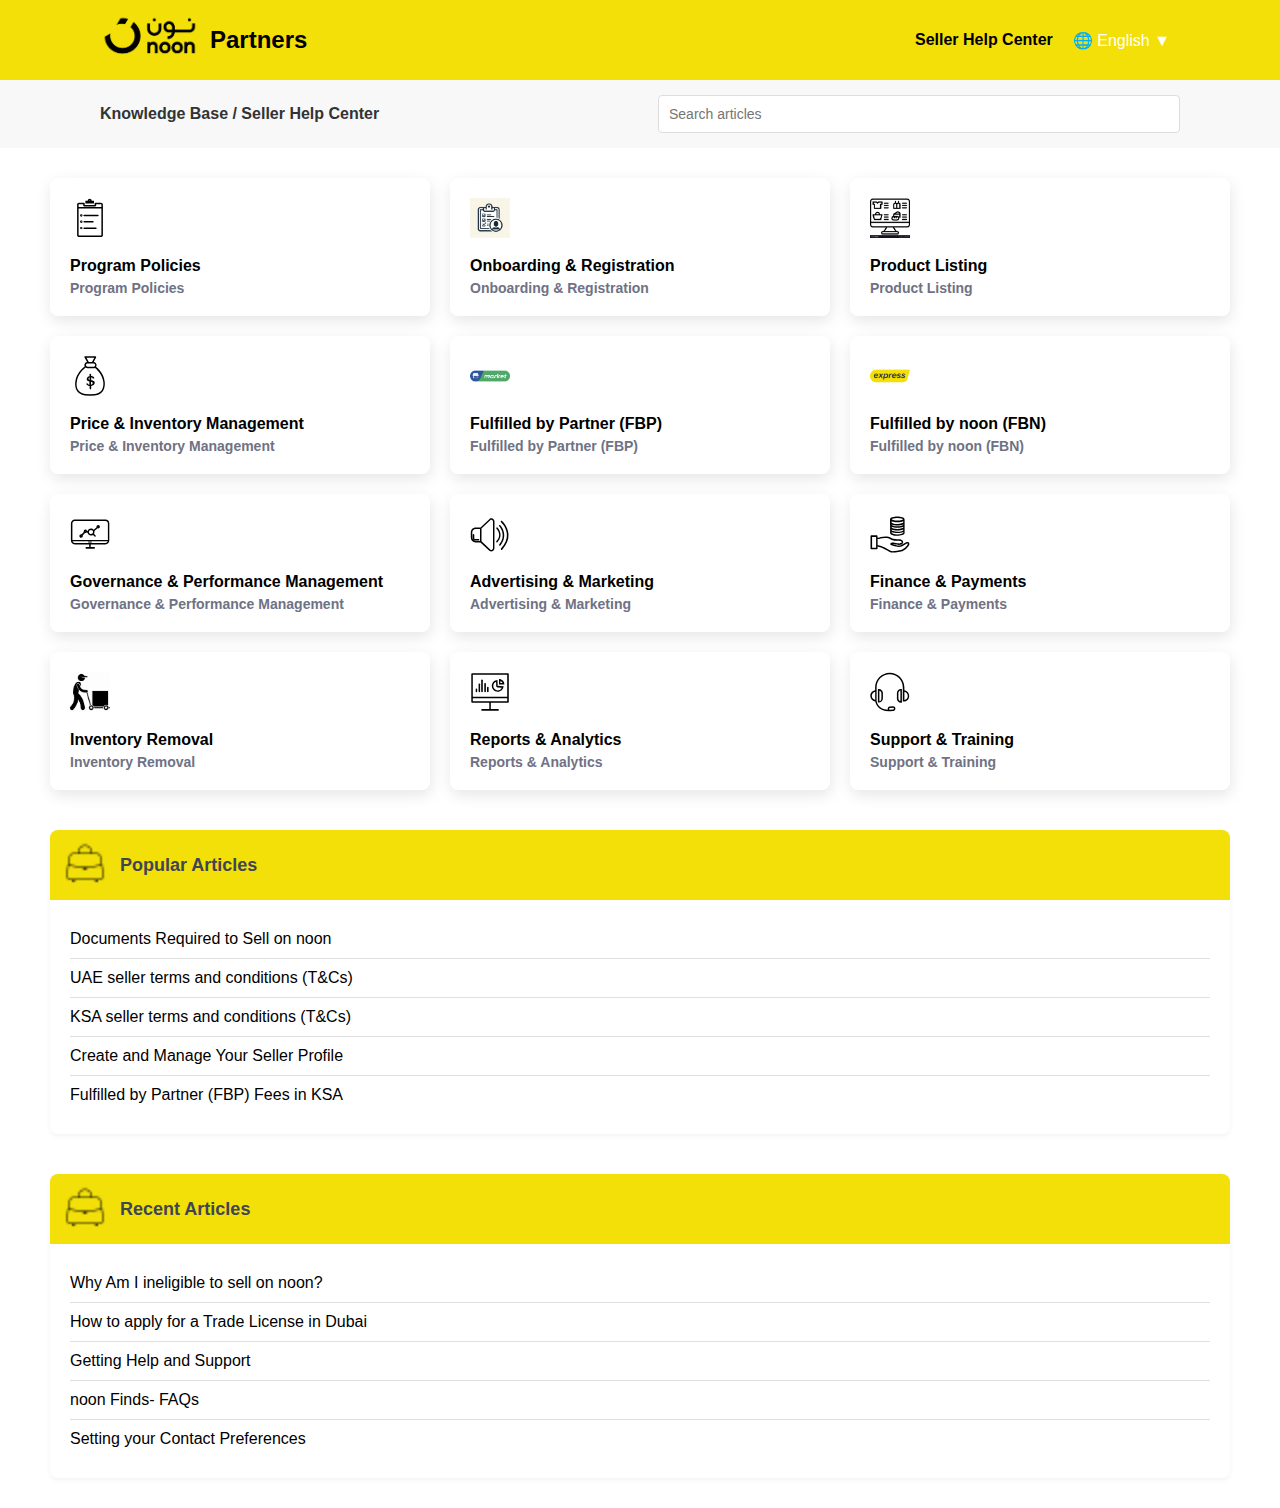
<file: index.html>
<!DOCTYPE html>
<html lang="en">
<head>
    <meta charset="UTF-8">
    <meta name="viewport" content="width=device-width, initial-scale=1.0">
    <title>Seller Help Center</title>
    <link rel="stylesheet" href="index.css">
</head>
<body>
    <header>
        <div class="logo-container">
            <img src="assets/noon-logo.png" alt="Noon Logo" class="logo-img" />
            <span class="logo-text">Partners</span>
        </div>
        <div class="right-header">
            <span class="right-text">Seller Help Center</span>
            <div class="language-selector">🌐 English ▼</div>
        </div>
    </header>
    <div class="breadcrumb-container">
        <div class="breadcrumb">
            Knowledge Base / Seller Help Center
        </div>
        <input type="text" class="search-bar" placeholder="Search articles">
    </div>
    <main>
        <div class="grid">
            <div class="card">
                <img src="assets/PP.svg" alt="Program Policies" class="card-icon">
                <div class="card-content">
                    <a href="program-policies.html"><h3>Program Policies</h3></a>
                    <p>Program Policies</p>
                </div>
            </div>
            <div class="card">
                <img src="assets/Onboarding & Registration.jpg" alt="Onboarding & Registration" class="card-icon">
                <div class="card-content">
                    <a href="onboarding-registration.html"><h3>Onboarding & Registration</h3></a>
                    <p>Onboarding & Registration</p>
                </div>
            </div>
            <div class="card">
                <img src="assets/Product listing.jpg" alt="Product Listing" class="card-icon">
                <div class="card-content">
                    <a href="product-listing.html"><h3>Product Listing</h3></a>
                    <p>Product Listing</p>
                </div>
            </div>
            <div class="card">
                <img src="assets/PriceIM.svg" alt="Price & Inventory Management" class="card-icon">
                <div class="card-content">
                    <a href=" price_inventory.html"><h3>Price & Inventory Management</h3></a>
                    <p>Price & Inventory Management</p>
                </div>
            </div>
            <div class="card">
                <img src="assets/FBP.png" alt="Fulfilled by Partner (FBP)" class="card-icon">
                <div class="card-content">
                    <a href="fulfilled-by-partner.html"><h3>Fulfilled by Partner (FBP)</h3></a>
                    <p>Fulfilled by Partner (FBP)</p>
                </div>
            </div>
            <div class="card">
                <img src="assets/FBN.png" alt="Fulfilled by noon (FBN)" class="card-icon">
                <div class="card-content">
                    <a href="fulfilled-by-noon.html"><h3>Fulfilled by noon (FBN)</h3></a>
                    <p>Fulfilled by noon (FBN)</p>
                </div>
            </div>
            <div class="card">
                <img src="assets/GPM.svg" alt="Governance & Performance Management" class="card-icon">
                <div class="card-content">
                    <a href="governance-performance-management.html"><h3>Governance & Performance Management</h3></a>
                    <p>Governance & Performance Management</p>
                </div>
            </div>
            <div class="card">
                <img src="assets/ADVM.svg" alt="Advertising & Marketing" class="card-icon">
                <div class="card-content">
                    <a href="advertising-marketing.html"><h3>Advertising & Marketing</h3></a>
                    <p>Advertising & Marketing</p>
                </div>
            </div>
            <div class="card">
                <img src="assets/FPS.svg" alt="Finance & Payments" class="card-icon">
                <div class="card-content">
                    <a href="finance-payments.html"><h3>Finance & Payments</h3></a>
                    <p>Finance & Payments</p>
                </div>
            </div>
            <div class="card">
                <img src="assets/IR.png" alt="Inventory Removal" class="card-icon">
                <div class="card-content">
                    <a href="inventory-removal.html"><h3>Inventory Removal</h3></a>
                    <p>Inventory Removal</p>
                </div>
            </div>
            <div class="card">
                <img src="assets/RAS.svg" alt="Reports & Analytics" class="card-icon">
                <div class="card-content">
                    <a href="reports-analytics.html"><h3>Reports & Analytics</h3></a>
                    <p>Reports & Analytics</p>
                </div>
            </div>
            <div class="card">
                <img src="assets/STG.svg" alt="Support & Training" class="card-icon">
                <div class="card-content">
                    <a href="support-training.html"><h3>Support & Training</h3></a>
                    <p>Support & Training</p>
                </div>
            </div>
        </div>
        

        <section class="articles-section">
            <h2 class="articles-header">
                <img src="assets/icon1.png" alt="Popular Articles Icon" class="articles-icon">
                Popular Articles
            </h2>
            <ul class="articles-list">
                <li><a href="#">Documents Required to Sell on noon</a></li>
                <li><a href="#">UAE seller terms and conditions (T&Cs)</a></li>
                <li><a href="#">KSA seller terms and conditions (T&Cs)</a></li>
                <li><a href="#">Create and Manage Your Seller Profile</a></li>
                <li><a href="#">Fulfilled by Partner (FBP) Fees in KSA</a></li>
            </ul>
        </section>

        <section class="articles-section">
            <h2 class="articles-header">
                <img src="assets/icon1.png" alt="Popular Articles Icon" class="articles-icon">
                Recent Articles
            </h2>
            <ul class="articles-list">
                <li><a href="#">Why Am I ineligible to sell on noon?</a></li>
                <li><a href="#">How to apply for a Trade License in Dubai</a></li>
                <li><a href="#">Getting Help and Support</a></li>
                <li><a href="#">noon Finds- FAQs</a></li>
                <li><a href="#">Setting your Contact Preferences</a></li>
            </ul>
        </section>
    </main>
</body>
</html>
</file>
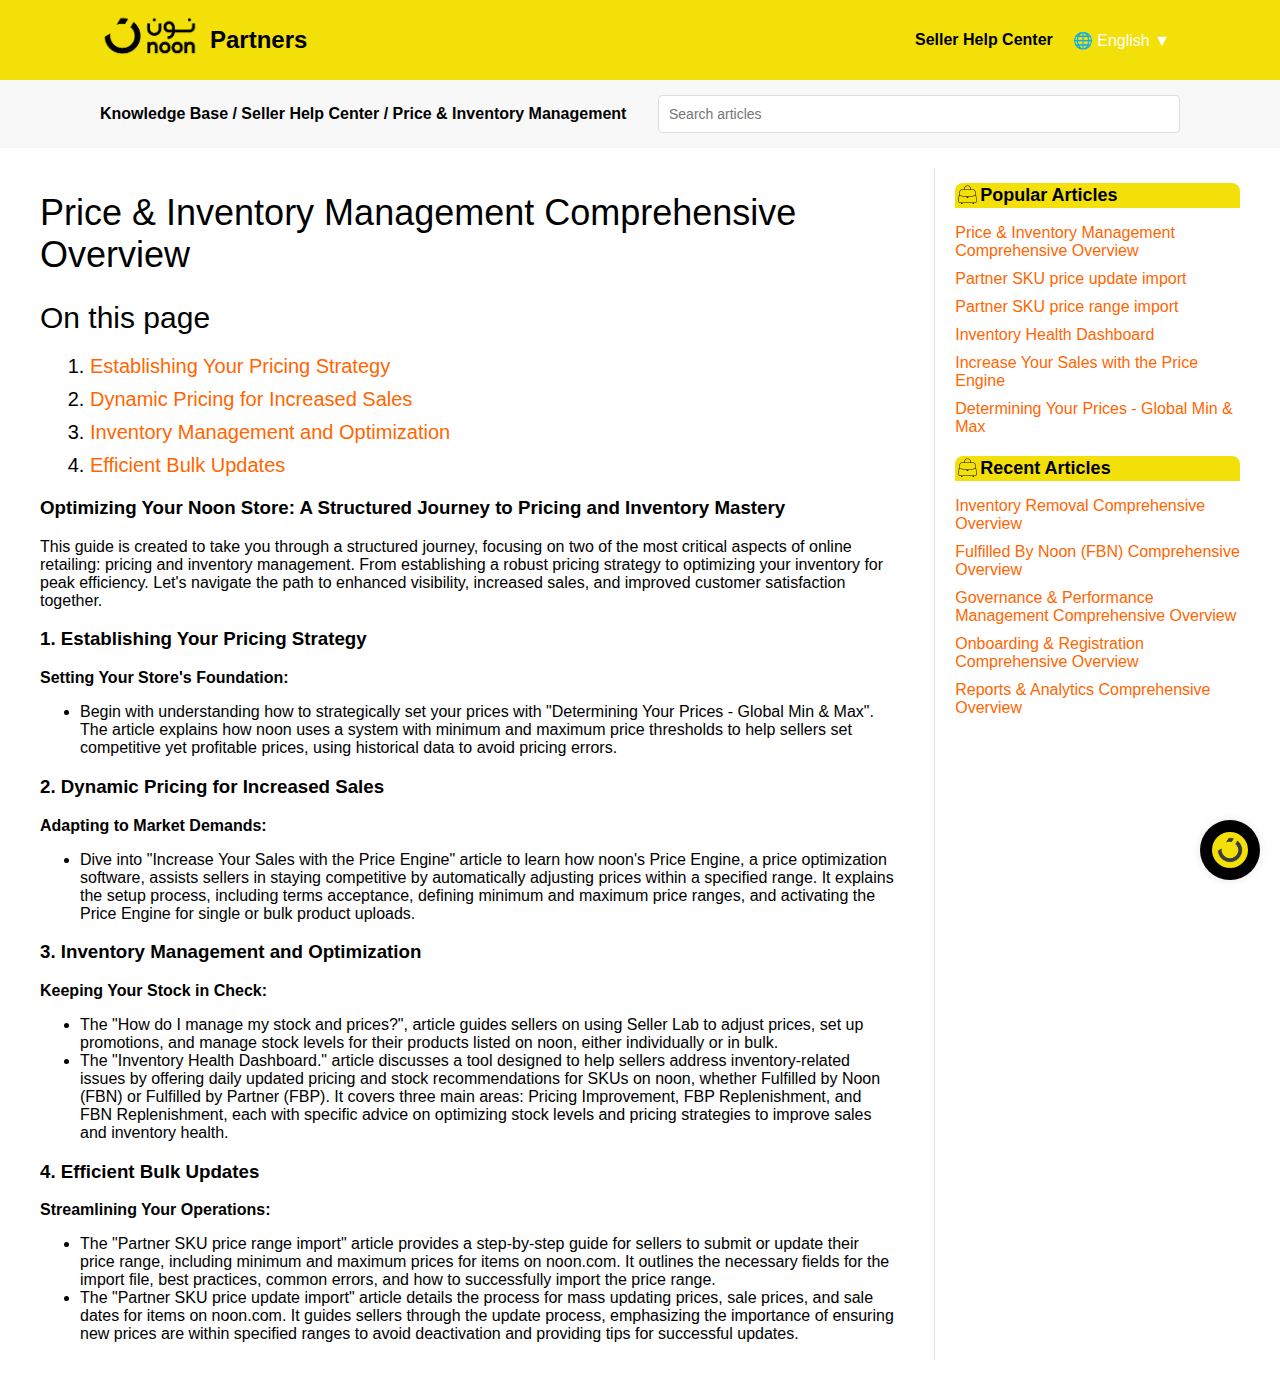
<file: price_inventory.html>
<!DOCTYPE html>
<html lang="en">
<head>
    <meta charset="UTF-8">
    <meta name="viewport" content="width=device-width, initial-scale=1.0">
    <title>Price & Inventory Management</title>
    <link rel="icon" href="assets/logo.png" type="image/x-icon">
    <link rel="stylesheet" href="price.css">
</head>
<body>
    <header>
        <div class="logo-container">
            <img src="assets/noon-logo.png" alt="Noon Logo" class="logo-img" />
            <span class="logo-text">Partners</span>
        </div>
        <div class="right-header">
            <span class="right-text">Seller Help Center</span>
            <div class="language-selector">🌐 English ▼</div>
        </div>
    </header>
    <div class="breadcrumb-container">
        <div class="breadcrumb">
            Knowledge Base / Seller Help Center / Price & Inventory Management
        </div>
        <input type="text" class="search-bar" placeholder="Search articles">
    </div>
    <div class="page-content">
        <div class="main-content">
            <h1>Price & Inventory Management Comprehensive Overview</h1>
            
            <div class="on-this-page">
                <h2>On this page</h2>
                <ol>
                    <li><a href="#establishing-pricing-strategy">Establishing Your Pricing Strategy</a></li>
                    <li><a href="#dynamic-pricing">Dynamic Pricing for Increased Sales</a></li>
                    <li><a href="#inventory-management">Inventory Management and Optimization</a></li>
                    <li><a href="#bulk-updates">Efficient Bulk Updates</a></li>
                </ol>
            </div>

            <h3>Optimizing Your Noon Store: A Structured Journey to Pricing and Inventory Mastery</h3>
            <p>This guide is created to take you through a structured journey, focusing on two of the most critical aspects of online retailing: pricing and inventory management. From establishing a robust pricing strategy to optimizing your inventory for peak efficiency. Let's navigate the path to enhanced visibility, increased sales, and improved customer satisfaction together.</p>

            <h3 id="establishing-pricing-strategy">1. Establishing Your Pricing Strategy</h3>
            <p><strong>Setting Your Store's Foundation:</strong></p>
            <ul>
                <li>Begin with understanding how to strategically set your prices with "Determining Your Prices - Global Min & Max". The article explains how noon uses a system with minimum and maximum price thresholds to help sellers set competitive yet profitable prices, using historical data to avoid pricing errors.</li>
            </ul>

            <h3 id="dynamic-pricing">2. Dynamic Pricing for Increased Sales</h3>
            <p><strong>Adapting to Market Demands:</strong></p>
            <ul>
                <li>Dive into "Increase Your Sales with the Price Engine" article to learn how noon's Price Engine, a price optimization software, assists sellers in staying competitive by automatically adjusting prices within a specified range. It explains the setup process, including terms acceptance, defining minimum and maximum price ranges, and activating the Price Engine for single or bulk product uploads.</li>
            </ul>
            

            <h3 id="inventory-management">3. Inventory Management and Optimization</h3>
            <p><strong>Keeping Your Stock in Check:</strong></p>
            <ul>
                <li>The "How do I manage my stock and prices?", article guides sellers on using Seller Lab to adjust prices, set up promotions, and manage stock levels for their products listed on noon, either individually or in bulk.</li>
                <li>The "Inventory Health Dashboard." article discusses a tool designed to help sellers address inventory-related issues by offering daily updated pricing and stock recommendations for SKUs on noon, whether Fulfilled by Noon (FBN) or Fulfilled by Partner (FBP). It covers three main areas: Pricing Improvement, FBP Replenishment, and FBN Replenishment, each with specific advice on optimizing stock levels and pricing strategies to improve sales and inventory health.</li>
            </ul>
            

            <h3 id="bulk-updates">4. Efficient Bulk Updates</h3>
            <p><strong>Streamlining Your Operations:</strong></p>
            <ul>
                <li>The "Partner SKU price range import" article provides a step-by-step guide for sellers to submit or update their price range, including minimum and maximum prices for items on noon.com. It outlines the necessary fields for the import file, best practices, common errors, and how to successfully import the price range. </li>
                <li>The "Partner SKU price update import" article details the process for mass updating prices, sale prices, and sale dates for items on noon.com. It guides sellers through the update process, emphasizing the importance of ensuring new prices are within specified ranges to avoid deactivation and providing tips for successful updates.</li>
            </ul>
        </div>

        <div class="sidebar">
            <div class="sidebar-section">
                <h2 class="articles-header">
                    <img src="assets/icon1.png" alt="Popular Articles Icon" class="articles-icon">
                    Popular Articles
                </h2>
                <ul>
                    <li><a href="#">Price & Inventory Management Comprehensive Overview</a></li>
                    <li><a href="#">Partner SKU price update import</a></li>
                    <li><a href="#">Partner SKU price range import</a></li>
                    <li><a href="#">Inventory Health Dashboard</a></li>
                    <li><a href="#">Increase Your Sales with the Price Engine</a></li>
                    <li><a href="#">Determining Your Prices - Global Min & Max</a></li>
                </ul>
            </div>

            <div class="related-articles">
                <h2 class="articles-header">
                    <img src="assets/icon1.png" alt="Popular Articles Icon" class="articles-icon">
                    Recent Articles
                </h2>
                <ul>
                    <li><a href="inventory-removal.html">Inventory Removal Comprehensive Overview</a></li>
                    <li><a href="fulfilled-by-noon.html">Fulfilled By Noon (FBN) Comprehensive Overview</a></li>
                    <li><a href="governance-performance-management.html">Governance & Performance Management Comprehensive Overview</a></li>
                    <li><a href="onboarding-registration.html">Onboarding & Registration Comprehensive Overview</a></li>
                    <li><a href="reports-analytics.html">Reports & Analytics Comprehensive Overview</a></li>
                </ul>
            </div>
        </div>
    </div>
    <script src="chat_widget.js"></script>
</body>
</html>
</file>
<file: index.css>
body {
    font-family: -apple-system, BlinkMacSystemFont, 'Segoe UI', Roboto, Oxygen, Ubuntu, Cantarell, 'Open Sans', 'Helvetica Neue', sans-serif;
    margin: 0;
    padding: 0;
    background-color: white;
    color: #404553;
}

header {
    background-color: #F3E008;
    padding: 15px 100px;
    display: flex;
    justify-content: space-between;
    align-items: center;
}

.logo-container {
    display: flex;
    align-items: center;
}

.logo-img {
    width: 100px; /* Adjust the width as needed */
    height: 50px;
    margin-right: 10px; /* Space between image and text */
}

.logo-text {
    font-size: 24px; 
    font-weight: bold;
    color: black;
}

.right-header {
    display: flex;
    align-items: center;
    margin-right: 10px;
    font-size: 16px;
}

.right-text{
    color: black;
    font-weight: bold;
    letter-spacing: 2;
}

.language-selector {
    margin-left: 20px;
    color: white;
    display: flex;
    align-items: center;
}

.breadcrumb-container {
    display: flex;
    justify-content: space-between;
    align-items: center;
    background-color: #F8F8F8; 
    padding: 15px 100px;
}

.breadcrumb {
    font-size: 16px; 
    font-weight: bold;
    color: #333;
}

.search-bar {
    width: 500px;  /* Adjusted width */
    padding: 10px;
    border: 1px solid #ddd;
    border-radius: 4px;
    font-size: 14px;
}

.search-bar:hover {
    box-shadow: 1px 5px 15px rgba(0,0,0,0.1);
}


main {
    padding: 30px 50px;
    max-width: 1200px;
    margin: 0 auto;
}

.grid {
    display: grid;
    grid-template-columns: repeat(3, 1fr);
    gap: 20px;
}

.card {
    background-color: white;
    border-radius: 8px;
    padding: 20px;
    box-shadow: 1px 5px 15px rgba(0,0,0,0.1);
    transition: box-shadow 0.3s ease;
}

.card:hover {
    background-color: #F8F8F8;
    border-bottom: solid #F3E008;
}

.card-icon {
    width: 40px;
    height: 40px;
    margin-bottom: 15px;
}

.card a {
    text-decoration: none;
}

.card a:hover {
    color: red;
}

.card h3, .card a h3 {
    margin: 0;
    font-size: 16px;
    font-weight: bold;
    color: black;
}

.card p {
    margin: 5px 0 0;
    color: #6f7284;
    font-weight: 600;
    font-size: 14px;
}

.articles-section {
    margin-top: 40px;
    background-color: white;
    border-radius: 8px;
    box-shadow: 0 2px 5px rgba(0,0,0,0.05);
    padding: 20px;
}

.articles-header {
    background-color: #F3E008;
    padding: 10px;
    margin: -20px -20px 20px -20px;
    border-radius: 8px 8px 0 0;
    display: flex;
    align-items: center;
    font-size: 18px;
    font-weight: bold;
}

.articles-icon {
    width: 50px;
    height: 50px;
    margin-right: 10px;
}

.articles-list {
    list-style-type: none;
    padding: 0;
    margin: 0;
}

.articles-list li {
    padding: 10px 0;
    border-bottom: 1px solid #e0e0e0;
}

.articles-list li:last-child {
    border-bottom: none;
}

.articles-list a {
    color: black;
    text-decoration: none;
    font-size: 16px;
}

.articles-list a:hover {
    color: red;
}
</file>
<file: price.css>
body {
    font-family: -apple-system, BlinkMacSystemFont, 'Segoe UI', Roboto, Oxygen, Ubuntu, Cantarell, 'Open Sans', 'Helvetica Neue', sans-serif;
    margin: 0;
    padding: 0;
    background-color: white;
}

header {
    background-color: #F3E008;
    padding: 15px 100px;
    display: flex;
    justify-content: space-between;
    align-items: center;
}

.logo-container {
    display: flex;
    align-items: center;
}

.logo-img {
    width: 100px; /* Adjust the width as needed */
    height: 50px;
    margin-right: 10px; /* Space between image and text */
}

.logo-text {
    font-size: 24px; 
    font-weight: bold;
    color: black;
}

.right-header {
    display: flex;
    align-items: center;
    margin-right: 10px;
    font-size: 16px;
}

.right-text{
    color: black;
    font-weight: bold;
    letter-spacing: 2;
}

.language-selector {
    margin-left: 20px;
    color: white;
    display: flex;
    align-items: center;
}

.breadcrumb-container {
    display: flex;
    justify-content: space-between;
    align-items: center;
    background-color: #F8F8F8; 
    padding: 15px 100px;
}

.breadcrumb {
    font-size: 16px; 
    font-weight: bold;
    color: #333;
}

.search-bar {
    width: 500px;  /* Adjusted width */
    padding: 10px;
    border: 1px solid #ddd;
    border-radius: 4px;
    font-size: 14px;
}

.search-bar:hover {
    box-shadow: 1px 5px 15px rgba(0,0,0,0.1);
}



 .breadcrumb-container {
    display: flex;
    justify-content: space-between;
    align-items: center;
    background-color: #F8F8F8; 
    padding: 15px 100px;
}

.breadcrumb {
    font-size: 16px; 
    font-weight: 700;
    color: black;
}

.search-bar {
    width: 500px;  /* Adjusted width */
    padding: 10px;
    border: 1px solid #ddd;
    border-radius: 4px;
    font-size: 14px;
}

.search-bar:hover {
    box-shadow: 1px 5px 15px rgba(0,0,0,0.1);
}

 .page-content {
    width: 100%;
    max-width: 1200px;
    margin: 0 auto;
    padding: 20px;
    background-color: #ffffff;
    display: flex;
}

.main-content {
    flex: 3;
    padding-right: 40px;    
}

.sidebar {
    flex: 1;
    border-left: 1px solid #e0e0e0;
    padding-left: 20px;
}

h1 {
    font-size: 36px;
    color: black;
    font-weight: 500;
    margin-bottom: 20px;
}

.on-this-page {
    margin-bottom: 20px;
}

.on-this-page h2 {
    font-size: 30px;
    color: black;
    font-weight: normal;
    margin-bottom: 10px;
}

.on-this-page ol {
    list-style-type: 1;
    padding-left: 50px;
    font-size: 20px;
}

.on-this-page hr {
    border: 0;
    border-top: 1px solid #ccc; /* Adjust the color and style as needed */
    margin: 10px 0; /* Adjust the spacing as needed */
}

.on-this-page li {
    margin-bottom: 10px;
}

.on-this-page a {
    color: #ff6600;
    text-decoration: none;
}

.articles-header {
    background-color: #F3E008;
    padding: 0px;
    /* margin: -20px -20px 20px -20px; */
    border-radius: 8px 8px 0 0;
    display: flex;
    align-items: center;
    font-size: 18px;
    font-weight: bold;
}

.sidebar ul {
    list-style-type: none;
    padding-left: 0;
}

.sidebar li {
    margin-bottom: 10px;
}

.sidebar a {
    color: #ff6600;
    text-decoration: none;
}

.related-articles {
    margin-top: 20px;
}

.related-articles h3 {
    font-size: 1rem;
    color: #333;
    background-color: #fffae6;
    padding: 10px;
}
</file>
